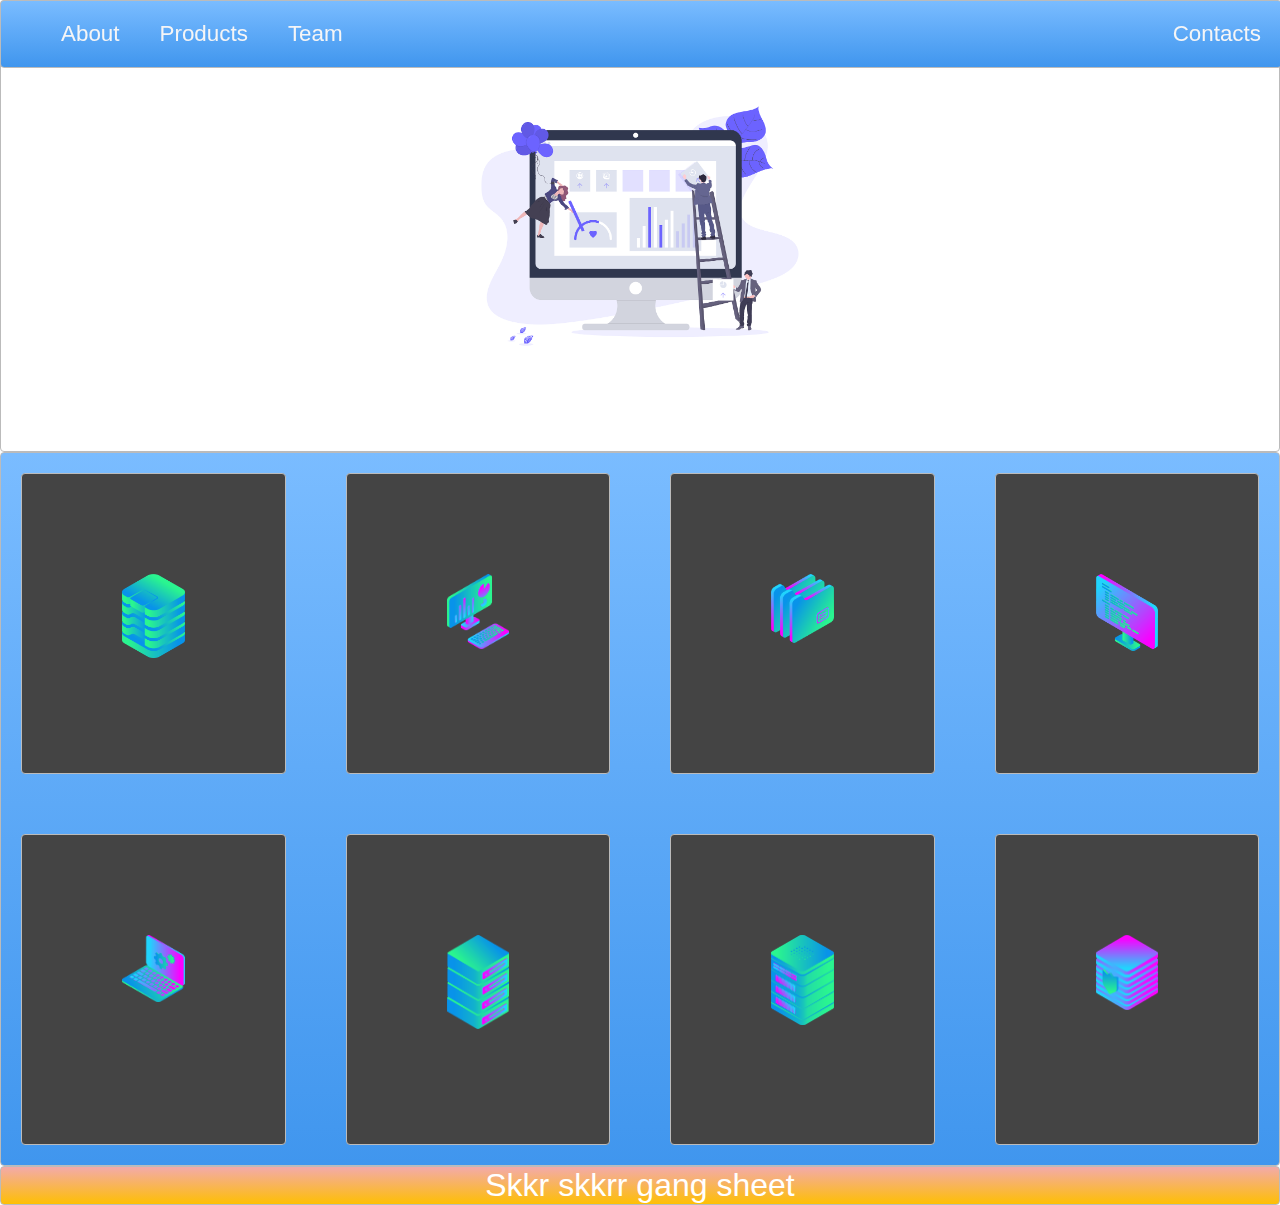
<file: CSS-Grid-Practice/index.html>
<!DOCTYPE html>
<html>
<head>
  <title>Layout Master</title>
  <link rel="stylesheet" type="text/css" href="./style.css">
</head>
<body>
  <nav class="zone blue sticky">
    <ul class="main-nav">
      <li><a href="">About</a></li>
      <li><a href="">Products</a></li>
      <li><a href="">Team</a></li>
      <li class="push"><a href="">Contacts</a></li>
    </ul>
  </nav>
  <div class="container zone"><img class="cover" src="img\undraw.png" alt=""></div>
  <div class="zone blue grid-wrapper">
    <div class="box zone"><img src="img\data_storage_2_2.png" alt=""></div>
    <div class="box zone"><img src="img\desktop_analytics_2.png" alt=""></div>
    <div class="box zone"><img src="img\files_2.png" alt=""></div>
    <div class="box zone"><img src="img\monitor_coding_2.png" alt=""></div>
    <div class="box zone"><img src="img\monitor_settings_2.png" alt=""></div>
    <div class="box zone"><img src="img\server_2_2.png" alt=""></div>
    <div class="box zone"><img src="img\server_3.png" alt=""></div>
    <div class="box zone"><img src="img\server_safe_2.png" alt=""></div>
  </div>


  <footer class="zone yellow">Skkr skkrr gang sheet</footer>

</body>
</html>
</file>
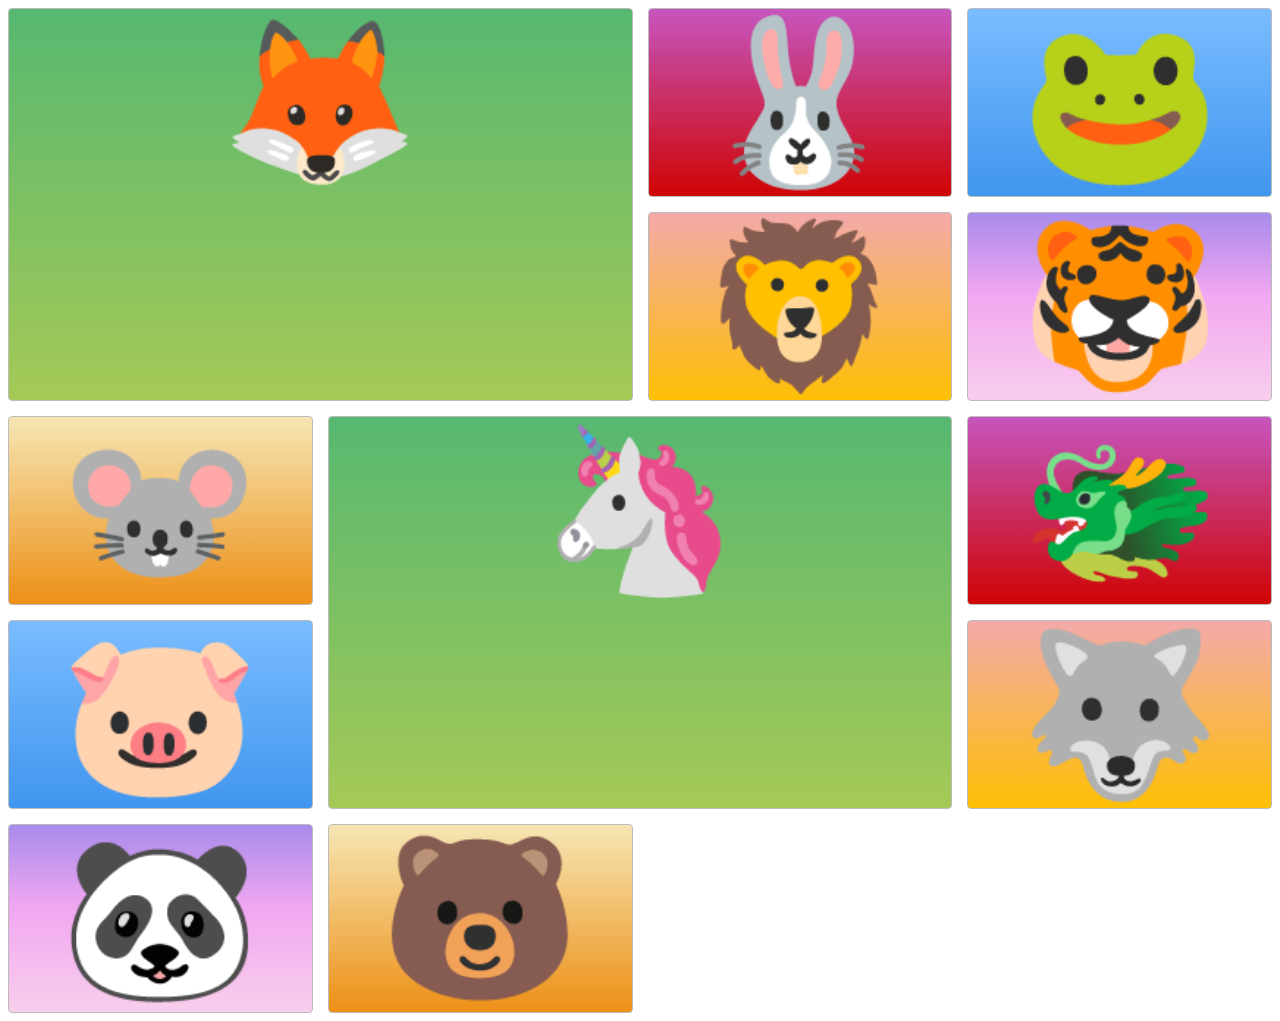
<file: CSS-Grid/index.html>
<!DOCTYPE html>
<html>
<head>
  <!-- the below meta tag is default in most modern browsers. however if you have an
  older browser, the emojis may not show up properly. In which case you need this meta
  tag. Read more here: https://teamtreehouse.com/community/meta-charsetutf8-what-does-this-mean-or-what-does-it-do-i-deleted-it-from-the-code-and-nothing-changed -->
  <meta charset="utf-8" >  
  <title>Grid Master</title>
  <link rel="stylesheet" type="text/css" href="./style.css">
</head>
<body>
  <div class="container">
    <div class="zone green">🦊</div>
    <div class="zone red">🐰</div>
    <div class="zone blue">🐸</div>
    <div class="zone yellow">🦁</div>
    <div class="zone purple">🐯</div>
    <div class="zone brown">🐭</div>
    <div class="zone green">🦄</div>
    <div class="zone red">🐲</div>
    <div class="zone blue">🐷</div>
    <div class="zone yellow">🐺</div>
    <div class="zone purple">🐼</div>
    <div class="zone brown">🐻</div>
  </div>
</body>
</html>
</file>
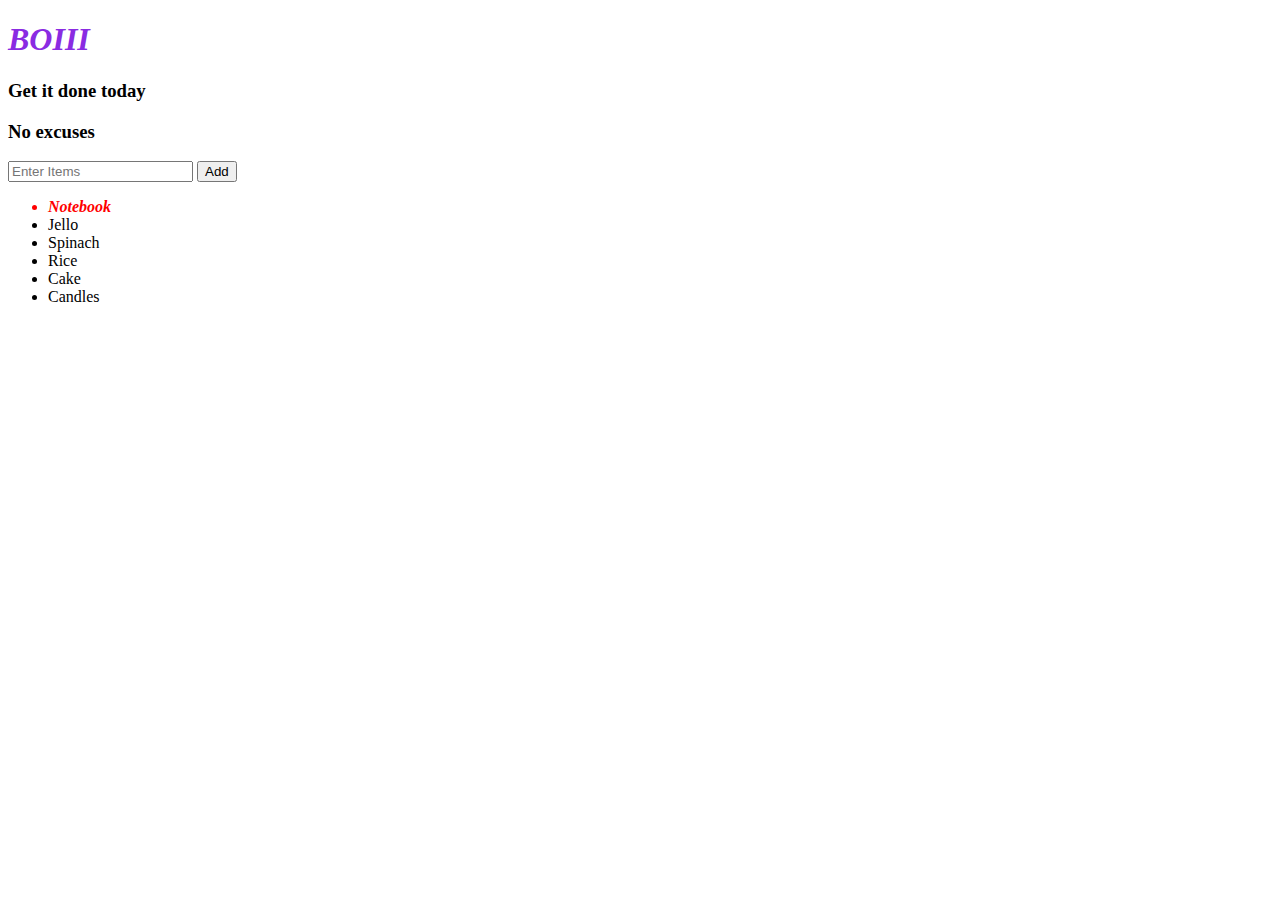
<file: DOM/index.html>
<!DOCTYPE html>
<html lang="en">
<head>
    <meta charset="UTF-8">
    <meta name="viewport" content="width=device-width, initial-scale=1.0">
    <title>Document</title>
    <link rel="stylesheet" href="style.css">
</head>
<body>
    <h1>Shopping List</h1>
    <h3>Get it done today</h3>
    <h3>No excuses</h3>
    <input type="text" placeholder="Enter Items" id="item">
    <button class="enter">Add</button>
    <ul>
        <li datakey="5" class="bold red">Notebook</li>
        <li>Jello</li>
        <li>Spinach</li>
        <li>Rice</li>
        <li>Cake</li>
        <li>Candles</li>
    </ul>

    <script src="index.js"></script>
</body>
</html>
</file>
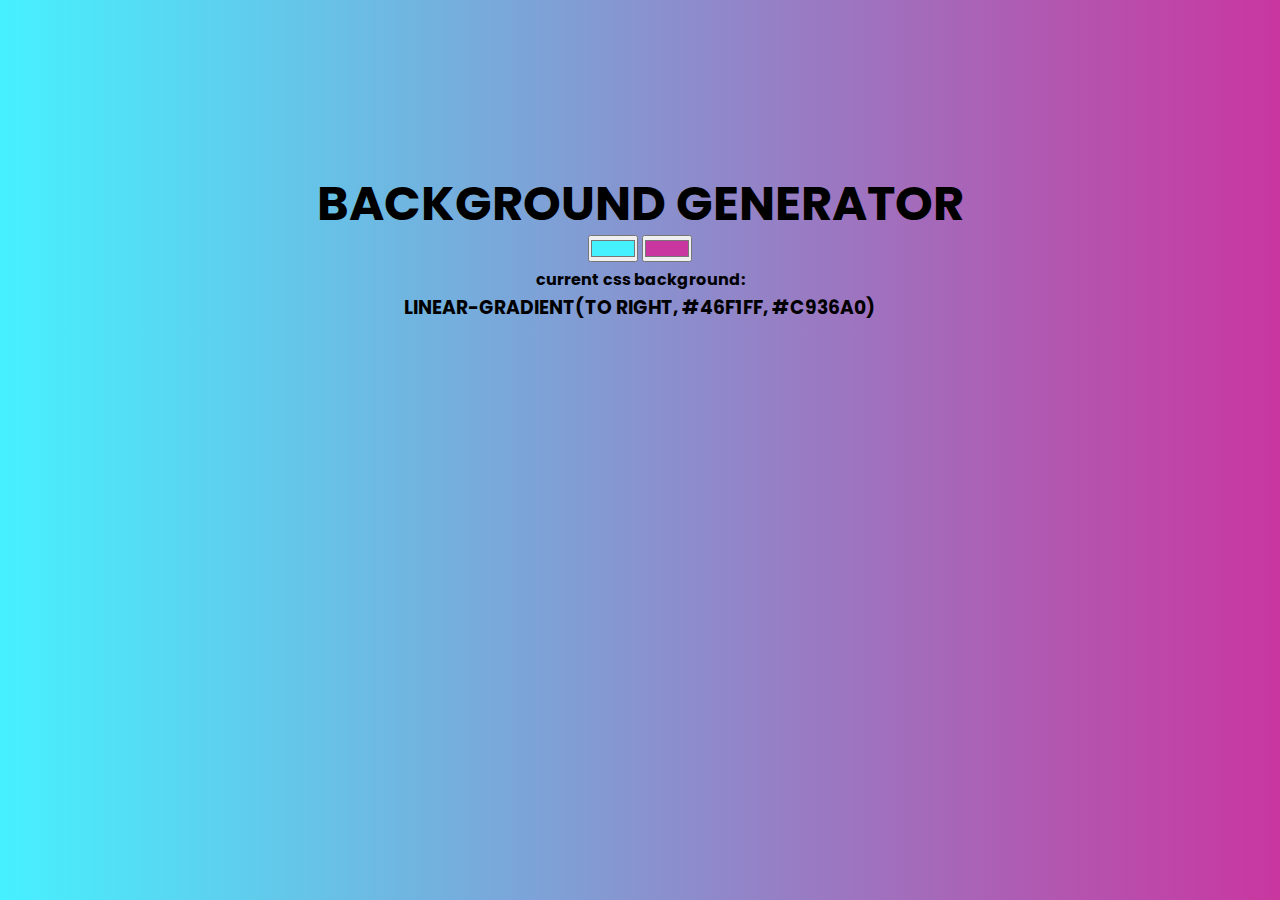
<file: gradient-creator/index.html>
<!DOCTYPE html>
<html lang="en">
<head>
    <meta charset="UTF-8">
    <meta name="viewport" content="width=device-width, initial-scale=1.0">
    <title>Gradient Background</title>
    <link rel="stylesheet" href="style.css">
    <link href="https://fonts.googleapis.com/css?family=Poppins&display=swap" rel="stylesheet"> 
</head>
<body id="gradient">
    <h1>Background Generator</h1>
    <input type="color" name="color1" class="color1" value="#46f1ff">
    <input type="color" name="color2" class="color2" value="#c936a0">
    <h4>Current CSS Background:</h4>
    <h3>linear-gradient(to right, #46f1ff, #c936a0)</h3>

    <script src="script.js"></script>
</body>
</html>
</file>
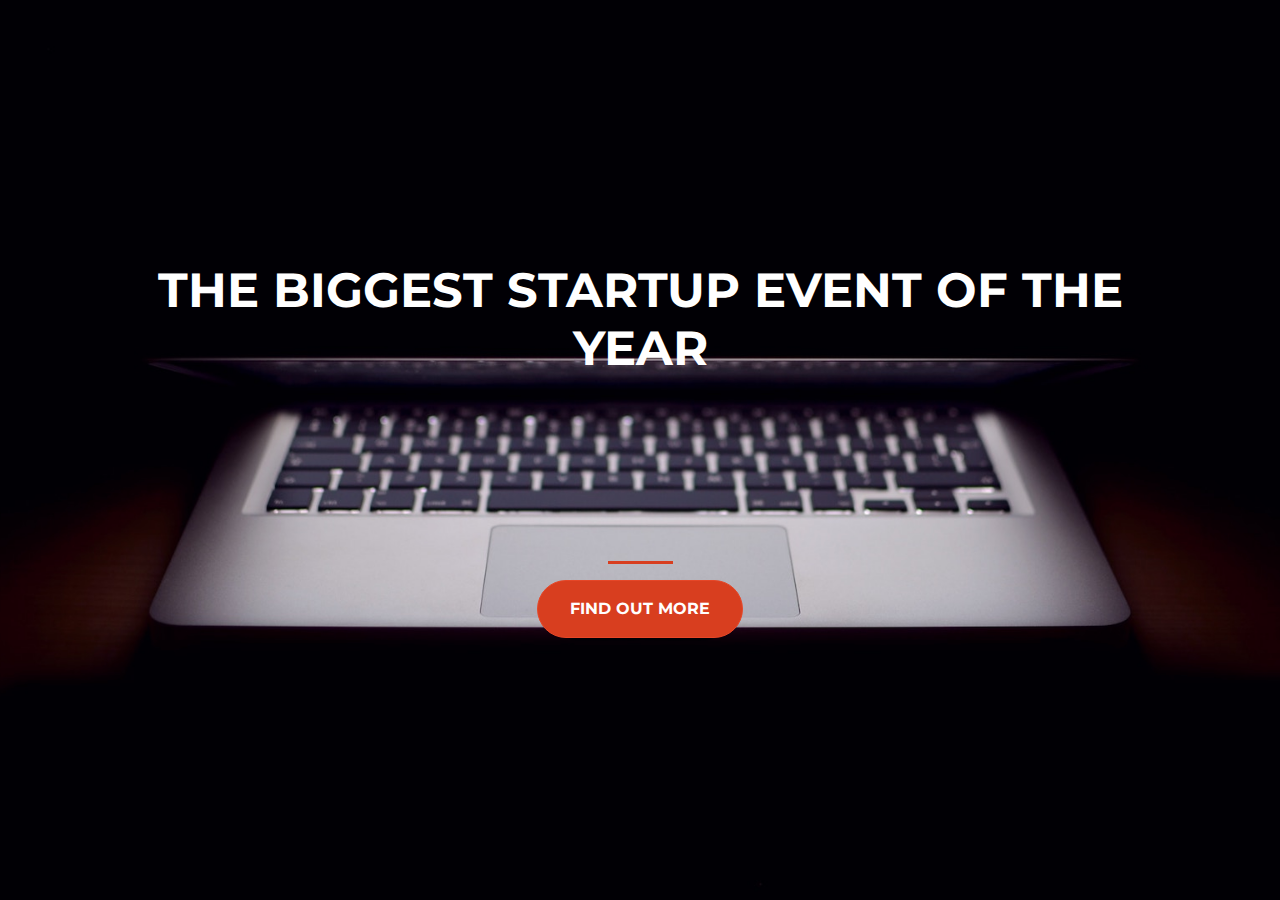
<file: Startup-Website/index.html>
<!DOCTYPE html>
<html lang="en">
<head>
  <meta charset="UTF-8">
  <meta name="viewport" content="width=device-width, initial-scale=1.0">
  <title>Startup</title>
  <link href="https://fonts.googleapis.com/css?family=Montserrat&display=swap" rel="stylesheet"> 
  <link rel="stylesheet" href="https://maxcdn.bootstrapcdn.com/bootstrap/4.0.0/css/bootstrap.min.css" integrity="sha384-Gn5384xqQ1aoWXA+058RXPxPg6fy4IWvTNh0E263XmFcJlSAwiGgFAW/dAiS6JXm" crossorigin="anonymous">
  <link rel="stylesheet" href="style.css">
</head>
<body>
  <div class="container d-flex align-items-center h-100">
    <div class="row">
      <header class="text-center col-12">
        <h1 class="text-uppercase"><strong>The Biggest Startup Event of the Year</strong></h1>
      </header>
      <div class="buffer col-12">

      </div>
      <section class="text-center col-12">
        <hr>
        <a href="https://mailchi.mp/7189f0a74f41/catchydomainname">
          <button class="btn btn-primary btn-xl">Find Out More</button>
        </a>
      </section>
    </div>
  </div>

  <script src="https://code.jquery.com/jquery-3.2.1.slim.min.js" integrity="sha384-KJ3o2DKtIkvYIK3UENzmM7KCkRr/rE9/Qpg6aAZGJwFDMVNA/GpGFF93hXpG5KkN" crossorigin="anonymous"></script>
  <script src="https://cdnjs.cloudflare.com/ajax/libs/popper.js/1.12.9/umd/popper.min.js" integrity="sha384-ApNbgh9B+Y1QKtv3Rn7W3mgPxhU9K/ScQsAP7hUibX39j7fakFPskvXusvfa0b4Q" crossorigin="anonymous"></script>
  <script src="https://maxcdn.bootstrapcdn.com/bootstrap/4.0.0/js/bootstrap.min.js" integrity="sha384-JZR6Spejh4U02d8jOt6vLEHfe/JQGiRRSQQxSfFWpi1MquVdAyjUar5+76PVCmYl" crossorigin="anonymous"></script>
</body>
</html>
</file>
<file: CSS-Grid-Practice/style.css>
body{
    margin: auto 0;
    font-family: Arial, Helvetica, sans-serif;
}
.main-nav{
    display: flex;
    flex-direction: row;
    list-style: none;
    font-size: 0.7em;
    margin: 0;
}

@media only screen and (max-width:600px){
    .main-nav{
        font-size: 0.5em;
        padding: 0;
    }
}

li{
    padding: 20px;
}

a{
    color: #f5f5f6;
    text-decoration: none;
}

.sticky{
    position: fixed;
    top: 0;
    width: 100%;
}

.push{
    margin-left: auto;
}

.cover{
    width: 30%;
}

.container{
    display: flex;
    align-items: center;
    justify-content: center;
    height: 50vh;
}

.grid-wrapper{
    display: grid;
    column-gap: 20px;
    row-gap: 20px;
    grid-template-columns: repeat(auto-fill, minmax(300px,1fr));
}

.box{
    background-color: #444;
    padding: 100px;
    margin: 20px;
}
.box:hover{
    transform: rotate(-7deg);
}
.box > img{
    width: 100%;
}

footer{
    text-align: center;
}

.zone {
    cursor:pointer;
    color:#FFF;
    font-size:2em;
    border-radius:4px;
    border:1px solid #bbb;
    transition: all 0.3s linear;
}

.zone:hover {
    -webkit-box-shadow:rgba(0,0,0,0.8) 0px 5px 15px, inset rgba(0,0,0,0.15) 0px -10px 20px;
    -moz-box-shadow:rgba(0,0,0,0.8) 0px 5px 15px, inset rgba(0,0,0,0.15) 0px -10px 20px;
    -o-box-shadow:rgba(0,0,0,0.8) 0px 5px 15px, inset rgba(0,0,0,0.15) 0px -10px 20px;
    box-shadow:rgba(0,0,0,0.8) 0px 5px 15px, inset rgba(0,0,0,0.15) 0px -10px 20px;
}

/*https://paulund.co.uk/how-to-create-shiny-css-buttons*/
/***********************************************************************
 *  Green Background
 **********************************************************************/
.green{
    background: #56B870; /* Old browsers */
    background: -moz-linear-gradient(top, #56B870 0%, #a5c956 100%); /* FF3.6+ */
    background: -webkit-gradient(linear, left top, left bottom, color-stop(0%,#56B870), color-stop(100%,#a5c956)); /* Chrome,Safari4+ */
    background: -webkit-linear-gradient(top, #56B870 0%,#a5c956 100%); /* Chrome10+,Safari5.1+ */
    background: -o-linear-gradient(top, #56B870 0%,#a5c956 100%); /* Opera 11.10+ */
    background: -ms-linear-gradient(top, #56B870 0%,#a5c956 100%); /* IE10+ */
    background: linear-gradient(top, #56B870 0%,#a5c956 100%); /* W3C */
}

/***********************************************************************
 *  Red Background
 **********************************************************************/
.red{
    background: #C655BE; /* Old browsers */
    background: -moz-linear-gradient(top, #C655BE 0%, #cf0404 100%); /* FF3.6+ */
    background: -webkit-gradient(linear, left top, left bottom, color-stop(0%,#C655BE), color-stop(100%,#cf0404)); /* Chrome,Safari4+ */
    background: -webkit-linear-gradient(top, #C655BE 0%,#cf0404 100%); /* Chrome10+,Safari5.1+ */
    background: -o-linear-gradient(top, #C655BE 0%,#cf0404 100%); /* Opera 11.10+ */
    background: -ms-linear-gradient(top, #C655BE 0%,#cf0404 100%); /* IE10+ */
    background: linear-gradient(top, #C655BE 0%,#cf0404 100%); /* W3C */
}

/***********************************************************************
 *  Yellow Background
 **********************************************************************/
.yellow{
    background: #F3AAAA; /* Old browsers */
    background: -moz-linear-gradient(top, #F3AAAA 0%, #febf04 100%); /* FF3.6+ */
    background: -webkit-gradient(linear, left top, left bottom, color-stop(0%,#F3AAAA), color-stop(100%,#febf04)); /* Chrome,Safari4+ */
    background: -webkit-linear-gradient(top, #F3AAAA 0%,#febf04 100%); /* Chrome10+,Safari5.1+ */
    background: -o-linear-gradient(top, #F3AAAA 0%,#febf04 100%); /* Opera 11.10+ */
    background: -ms-linear-gradient(top, #F3AAAA 0%,#febf04 100%); /* IE10+ */
    background: linear-gradient(top, #F3AAAA 0%,#febf04 100%); /* W3C */
}

/***********************************************************************
 *  Blue Background
 **********************************************************************/
.blue{
    background: #7abcff; /* Old browsers */
    background: -moz-linear-gradient(top, #7abcff 0%, #60abf8 44%, #4096ee 100%); /* FF3.6+ */
    background: -webkit-gradient(linear, left top, left bottom, color-stop(0%,#7abcff), color-stop(44%,#60abf8), color-stop(100%,#4096ee)); /* Chrome,Safari4+ */
    background: -webkit-linear-gradient(top, #7abcff 0%,#60abf8 44%,#4096ee 100%); /* Chrome10+,Safari5.1+ */
    background: -o-linear-gradient(top, #7abcff 0%,#60abf8 44%,#4096ee 100%); /* Opera 11.10+ */
    background: -ms-linear-gradient(top, #7abcff 0%,#60abf8 44%,#4096ee 100%); /* IE10+ */
    background: linear-gradient(top, #7abcff 0%,#60abf8 44%,#4096ee 100%); /* W3C */
}
</file>
<file: CSS-Grid/style.css>
.container{
    display: grid;
    grid-template-columns: repeat(auto-fill,minmax(250px, 1fr));
    grid-template-rows: 1fr;
    row-gap: 15px;
    column-gap: 15px;
    
}

.green{
    grid-column: span 2;
    grid-row: span 2;
}

.zone {
    cursor:pointer;
    display:inline-block;
    text-align: center;
    font-size:10em;
    border-radius:4px;
    border:1px solid #bbb;
    transition: all 0.3s linear;
}

.zone:hover {
    -webkit-box-shadow:rgba(0,0,0,0.8) 0px 5px 15px, inset rgba(0,0,0,0.15) 0px -10px 20px;
    -moz-box-shadow:rgba(0,0,0,0.8) 0px 5px 15px, inset rgba(0,0,0,0.15) 0px -10px 20px;
    -o-box-shadow:rgba(0,0,0,0.8) 0px 5px 15px, inset rgba(0,0,0,0.15) 0px -10px 20px;
    box-shadow:rgba(0,0,0,0.8) 0px 5px 15px, inset rgba(0,0,0,0.15) 0px -10px 20px;
}


/*https://paulund.co.uk/how-to-create-shiny-css-buttons*/
/***********************************************************************
 *  Green Background
 **********************************************************************/
.green{
    background: #56B870; /* Old browsers */
    background: -moz-linear-gradient(top, #56B870 0%, #a5c956 100%); /* FF3.6+ */
    background: -webkit-gradient(linear, left top, left bottom, color-stop(0%,#56B870), color-stop(100%,#a5c956)); /* Chrome,Safari4+ */
    background: -webkit-linear-gradient(top, #56B870 0%,#a5c956 100%); /* Chrome10+,Safari5.1+ */
    background: -o-linear-gradient(top, #56B870 0%,#a5c956 100%); /* Opera 11.10+ */
    background: -ms-linear-gradient(top, #56B870 0%,#a5c956 100%); /* IE10+ */
    background: linear-gradient(top, #56B870 0%,#a5c956 100%); /* W3C */
}

/***********************************************************************
 *  Red Background
 **********************************************************************/
.red{
    background: #C655BE; /* Old browsers */
    background: -moz-linear-gradient(top, #C655BE 0%, #cf0404 100%); /* FF3.6+ */
    background: -webkit-gradient(linear, left top, left bottom, color-stop(0%,#C655BE), color-stop(100%,#cf0404)); /* Chrome,Safari4+ */
    background: -webkit-linear-gradient(top, #C655BE 0%,#cf0404 100%); /* Chrome10+,Safari5.1+ */
    background: -o-linear-gradient(top, #C655BE 0%,#cf0404 100%); /* Opera 11.10+ */
    background: -ms-linear-gradient(top, #C655BE 0%,#cf0404 100%); /* IE10+ */
    background: linear-gradient(top, #C655BE 0%,#cf0404 100%); /* W3C */
}

/***********************************************************************
 *  Yellow Background
 **********************************************************************/
.yellow{
    background: #F3AAAA; /* Old browsers */
    background: -moz-linear-gradient(top, #F3AAAA 0%, #febf04 100%); /* FF3.6+ */
    background: -webkit-gradient(linear, left top, left bottom, color-stop(0%,#F3AAAA), color-stop(100%,#febf04)); /* Chrome,Safari4+ */
    background: -webkit-linear-gradient(top, #F3AAAA 0%,#febf04 100%); /* Chrome10+,Safari5.1+ */
    background: -o-linear-gradient(top, #F3AAAA 0%,#febf04 100%); /* Opera 11.10+ */
    background: -ms-linear-gradient(top, #F3AAAA 0%,#febf04 100%); /* IE10+ */
    background: linear-gradient(top, #F3AAAA 0%,#febf04 100%); /* W3C */
}

/***********************************************************************
 *  Blue Background
 **********************************************************************/
.blue{
    background: #7abcff; /* Old browsers */
    background: -moz-linear-gradient(top, #7abcff 0%, #60abf8 44%, #4096ee 100%); /* FF3.6+ */
    background: -webkit-gradient(linear, left top, left bottom, color-stop(0%,#7abcff), color-stop(44%,#60abf8), color-stop(100%,#4096ee)); /* Chrome,Safari4+ */
    background: -webkit-linear-gradient(top, #7abcff 0%,#60abf8 44%,#4096ee 100%); /* Chrome10+,Safari5.1+ */
    background: -o-linear-gradient(top, #7abcff 0%,#60abf8 44%,#4096ee 100%); /* Opera 11.10+ */
    background: -ms-linear-gradient(top, #7abcff 0%,#60abf8 44%,#4096ee 100%); /* IE10+ */
    background: linear-gradient(top, #7abcff 0%,#60abf8 44%,#4096ee 100%); /* W3C */
}

/***********************************************************************
 *  Purple Background
 **********************************************************************/
.purple {
    background: #A88BEB; /* Old browsers */
    background: -moz-linear-gradient(top, #A88BEB 0%, #F1A7F1 44%, #F8CEEC 100%); /* FF3.6+ */
    background: -webkit-gradient(linear, left top, left bottom, color-stop(0%,#A88BEB), color-stop(44%,#F1A7F1), color-stop(100%,#F8CEEC)); /* Chrome,Safari4+ */
    background: -webkit-linear-gradient(top, #A88BEB 0%,#F1A7F1 44%,#F8CEEC 100%); /* Chrome10+,Safari5.1+ */
    background: -o-linear-gradient(top, #A88BEB 0%,#F1A7F1 44%,#F8CEEC 100%); /* Opera 11.10+ */
    background: -ms-linear-gradient(top, #A88BEB 0%,#F1A7F1 44%,#F8CEEC 100%); /* IE10+ */
    background: linear-gradient(top, #A88BEB 0%,#F1A7F1 44%,#F8CEEC 100%); /* W3C */
}

/***********************************************************************
 *  Brown Background
 **********************************************************************/
.brown {
    background: #f6e6b4; /* Old browsers */
    background: -moz-linear-gradient(top, #f6e6b4 0%, #ed9017 100%); /* FF3.6+ */
    background: -webkit-gradient(linear, left top, left bottom, color-stop(0%,#f6e6b4), color-stop(100%,#ed9017)); /* Chrome,Safari4+ */
    background: -webkit-linear-gradient(top, #f6e6b4 0%,#ed9017 100%); /* Chrome10+,Safari5.1+ */
    background: -o-linear-gradient(top, #f6e6b4 0%,#ed9017 100%); /* Opera 11.10+ */
    background: -ms-linear-gradient(top, #f6e6b4 0%,#ed9017 100%); /* IE10+ */
    background: linear-gradient(top, #f6e6b4 0%,#ed9017 100%); /* W3C */
    filter: progid:DXImageTransform.Microsoft.gradient( startColorstr='#f6e6b4', endColorstr='#ed9017',GradientType=0 ); /* IE6-9 */
}
</file>
<file: DOM/style.css>
.coolTitle{
    color: blueviolet ;
    font-style: italic;
}
.bold{
    font-weight: bolder;
}

.red{
    color: red;
}

.opac{
    opacity: 0;
}
</file>
<file: gradient-creator/style.css>
*{
    padding: 0px;
    margin: 0px;
    box-sizing: 0px;
}

body{
    font-family: 'Poppins', sans-serif;
    margin-top: 20vh;
    background: linear-gradient(to right, #46f1ff, #c936a0);
    text-align: center;
    text-transform: uppercase;
    line-height: 3rem;
}

h1{
    font-size: 3rem;
}

h4{
    text-transform: lowercase;
    line-height: 0.5rem;
}
</file>
<file: Startup-Website/style.css>
body,
html {
  width: 100%;
  height: 100%;
  font-family: 'Montserrat', sans-serif;
  background: url('header.jpg');
  background-size: cover ;
  background-position: center;
}

h1{
  text-align: center;
  font-size: 3rem;
  color: white;
}
.buffer{
  height: 10rem;
}
hr{
  border-color: rgb(216, 62, 31);
  border-width: 3px;
  max-width: 65px;
}

.btn{
  font-weight: 700;
  border-radius: 300px;
  text-transform: uppercase;

}

.btn-primary{
  background-color: rgb(216, 62, 31) ;
  border-color: rgb(230, 71, 40) ;
}

.btn-primary:hover{
  background-color: #ee4b08;
  border-color: rgb(230, 71, 40) ;
  border-width: 4px;
}

.btn-xl{
  padding: 1rem 2rem;
}
</file>
